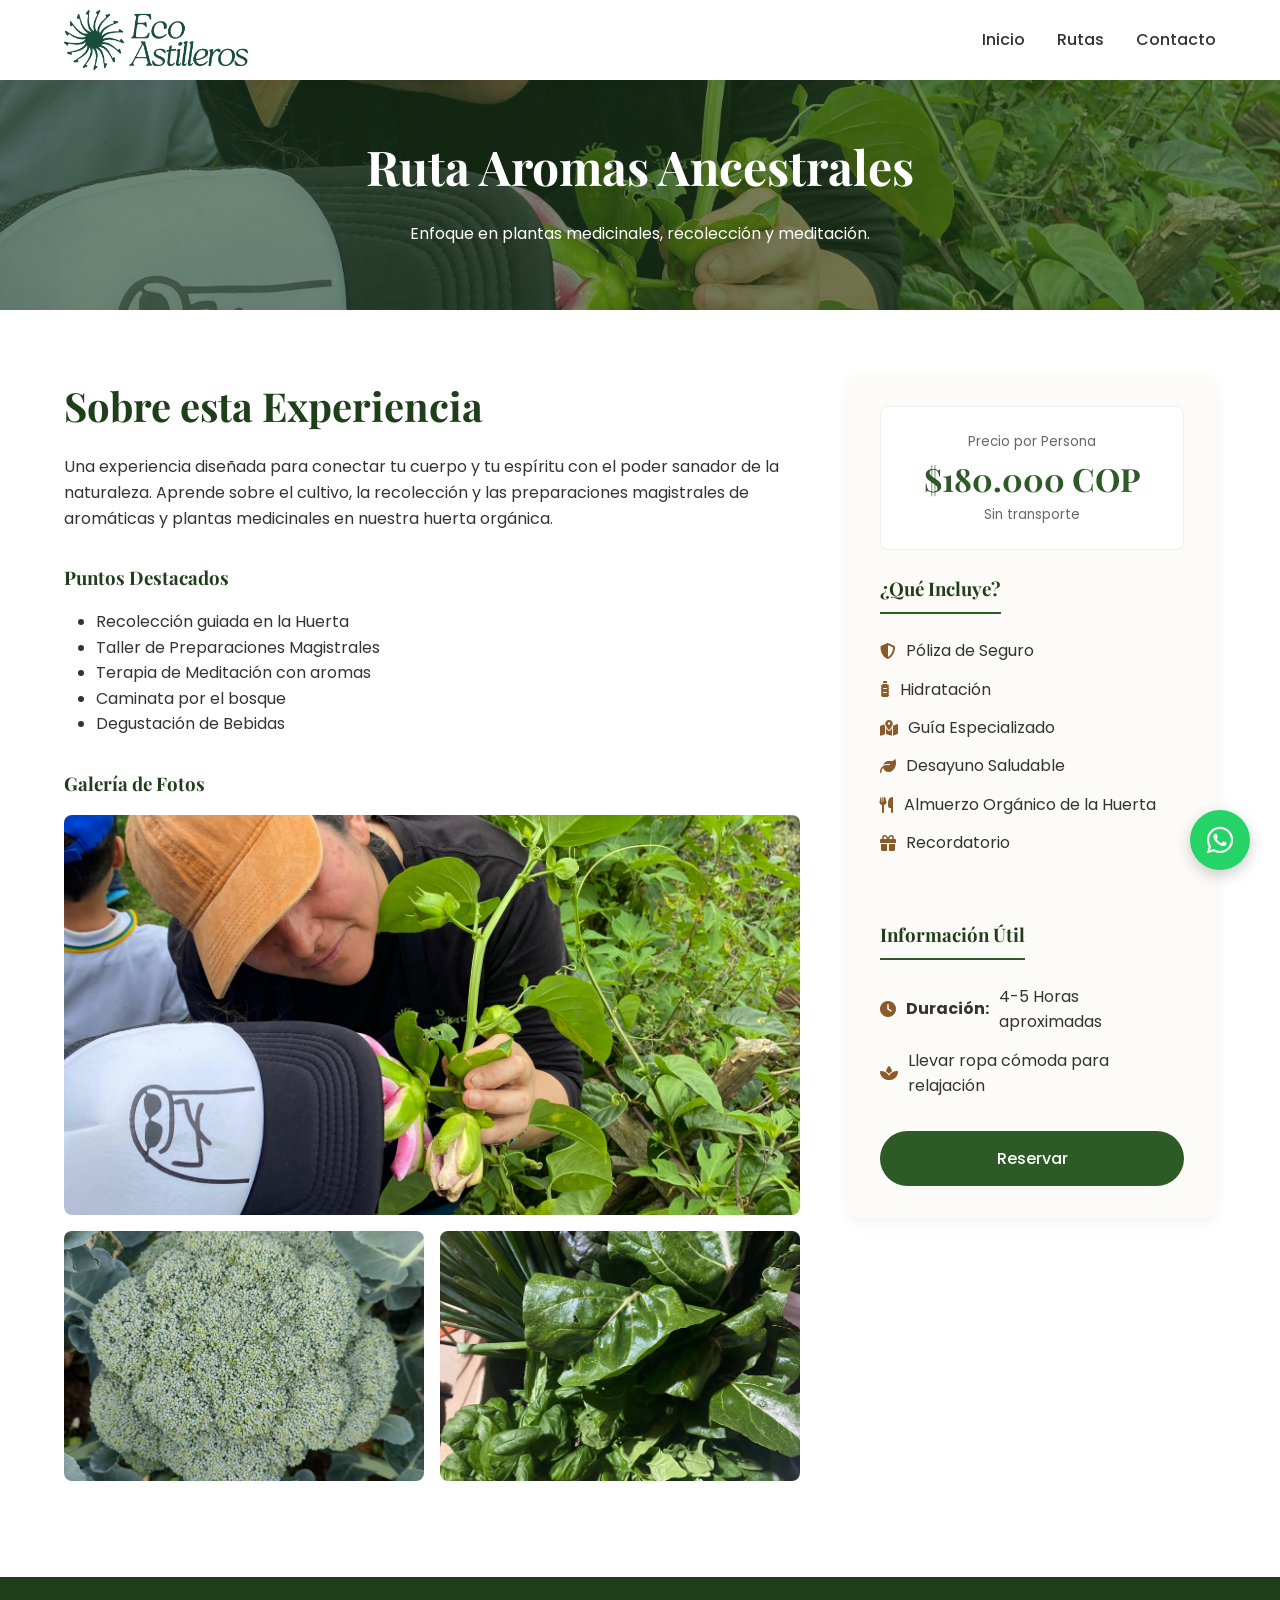
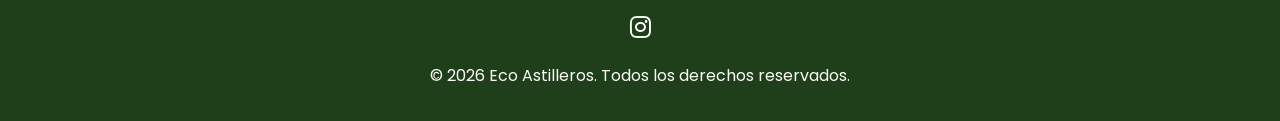
<file: rutas/ruta-aromas.html>
<!DOCTYPE html>
<html lang="es">

<head>
    <meta charset="UTF-8">
    <meta name="viewport" content="width=device-width, initial-scale=1.0">
    <title>Ruta Aromas Ancestrales | Eco Astilleros</title>
    <link rel="icon" type="image/png" href="../resources/logopagina.png">
    <link rel="stylesheet" href="../css/styles.css">
    <link
        href="https://fonts.googleapis.com/css2?family=Playfair+Display:wght@400;700&family=Poppins:wght@300;400;500;600&display=swap"
        rel="stylesheet">
    <link rel="stylesheet" href="https://cdnjs.cloudflare.com/ajax/libs/font-awesome/6.4.0/css/all.min.css">
</head>

<body>

    <!-- Header Navigation -->
    <header class="navbar">
        <div class="container nav-container">
            <a href="../index.html" class="logo">
                <img src="../resources/LogoTexto.png" alt="Eco Astilleros" class="logo-img">
            </a>
            <nav class="nav-menu" id="nav-menu">
                <ul>
                    <li><a href="../index.html" class="nav-link">Inicio</a></li>
                    <li><a href="../index.html#rutas" class="nav-link">Rutas</a></li>
                    <li><a href="../index.html#contacto" class="nav-link">Contacto</a></li>
                </ul>
            </nav>
        </div>
    </header>

    <!-- Subpage Hero -->
    <section class="subpage-header"
        style="background: url('../resources/aromasPlanta.jpeg') center/cover; position: relative;">
        <!-- EDIT: Cambia la imagen de fondo arriba en la URL de background -->
        <div
            style="position: absolute; top:0; left:0; width:100%; height:100%; background:rgba(31,63,27,0.6); z-index:0;">
        </div>
        <div class="container" style="position: relative; z-index:1;">
            <!-- EDIT: Título de la Ruta -->
            <h1>Ruta Aromas Ancestrales</h1>
            <p>Enfoque en plantas medicinales, recolección y meditación.</p>
        </div>
    </section>

    <!-- Main Content -->
    <div class="container">
        <div class="route-content-grid">

            <div class="route-details">
                <!-- EDIT: Descripción General de la Ruta -->
                <h2 class="section-title">Sobre esta Experiencia</h2>
                <p>Una experiencia diseñada para conectar tu cuerpo y tu espíritu con el poder sanador de la naturaleza.
                    Aprende sobre el cultivo, la recolección y las preparaciones magistrales de aromáticas y plantas
                    medicinales en nuestra huerta orgánica.</p>

                <h3 class="mt-2" style="margin-bottom: 1rem;">Puntos Destacados</h3>
                <ul style="list-style: disc; margin-left: 2rem; margin-bottom: 2rem;">
                    <li>Recolección guiada en la Huerta</li>
                    <li>Taller de Preparaciones Magistrales</li>
                    <li>Terapia de Meditación con aromas</li>
                    <li>Caminata por el bosque</li>
                    <li>Degustación de Bebidas</li>
                </ul>

                <h3 class="mt-2" style="margin-bottom: 1rem;">Galería de Fotos</h3>
                <!-- EDIT: Imágenes de la Galería -->
                <div class="route-gallery">
                    <img src="../resources/aromasPlanta.jpeg" class="main-img" alt="Hierbas">
                    <img src="../resources\brocoli.png" alt="Botica Natural">
                    <img src="../resources\lechguas.jpeg" alt="Té">
                </div>
            </div>

            <!-- Sidebar Info -->
            <aside class="route-sidebar">
                <div class="price-box">
                    <small>Precio por Persona</small>
                    <!-- EDIT: Precio de la Ruta -->
                    <div class="amount">$180.000 COP</div>
                    <small>Sin transporte</small>
                </div>

                <h3>¿Qué Incluye?</h3>
                <ul class="inclusion-list">
                    <li><i class="fa-solid fa-shield-halved"></i> Póliza de Seguro</li>
                    <li><i class="fa-solid fa-bottle-water"></i> Hidratación</li>
                    <li><i class="fa-solid fa-map-location-dot"></i> Guía Especializado</li>
                    <li><i class="fa-solid fa-leaf"></i> Desayuno Saludable</li>
                    <li><i class="fa-solid fa-utensils"></i> Almuerzo Orgánico de la Huerta</li>
                    <li><i class="fa-solid fa-gift"></i> Recordatorio</li>
                </ul>

                <h3 class="mt-2">Información Útil</h3>
                <ul class="inclusion-list">
                    <li><i class="fa-solid fa-clock"></i> <strong>Duración:</strong>4-5 Horas aproximadas</li>
                    <li><i class="fa-solid fa-spa"></i> Llevar ropa cómoda para relajación</li>
                </ul>

                <a href="https://wa.me/573007307269?text=Hola,%20deseo%20reservar%20la%20Ruta%20Aromas%20Ancestrales."
                    target="_blank" class="btn btn-primary btn-block mt-2">Reservar</a>
            </aside>

        </div>
    </div>

    <!-- Floating WhatsApp Button -->
    <a href="https://wa.me/573007307269" class="whatsapp-float" target="_blank" rel="noopener noreferrer">
        <i class="fa-brands fa-whatsapp"></i>
    </a>

    <footer class="footer" style="padding: 2rem 0; text-align: center;">
        <div class="container">
            <div class="social-links" style="margin-bottom: 1rem;">
                <a href="https://www.instagram.com/ecoastilleros/" target="_blank"
                    style="color: white; font-size: 1.5rem; margin: 0 0.5rem; transition: transform 0.3s;"
                    rel="noopener noreferrer">
                    <i class="fa-brands fa-instagram"></i>
                </a>
            </div>
            <p>&copy; 2026 Eco Astilleros. Todos los derechos reservados.</p>
        </div>
    </footer>
</body>

</html>
</file>
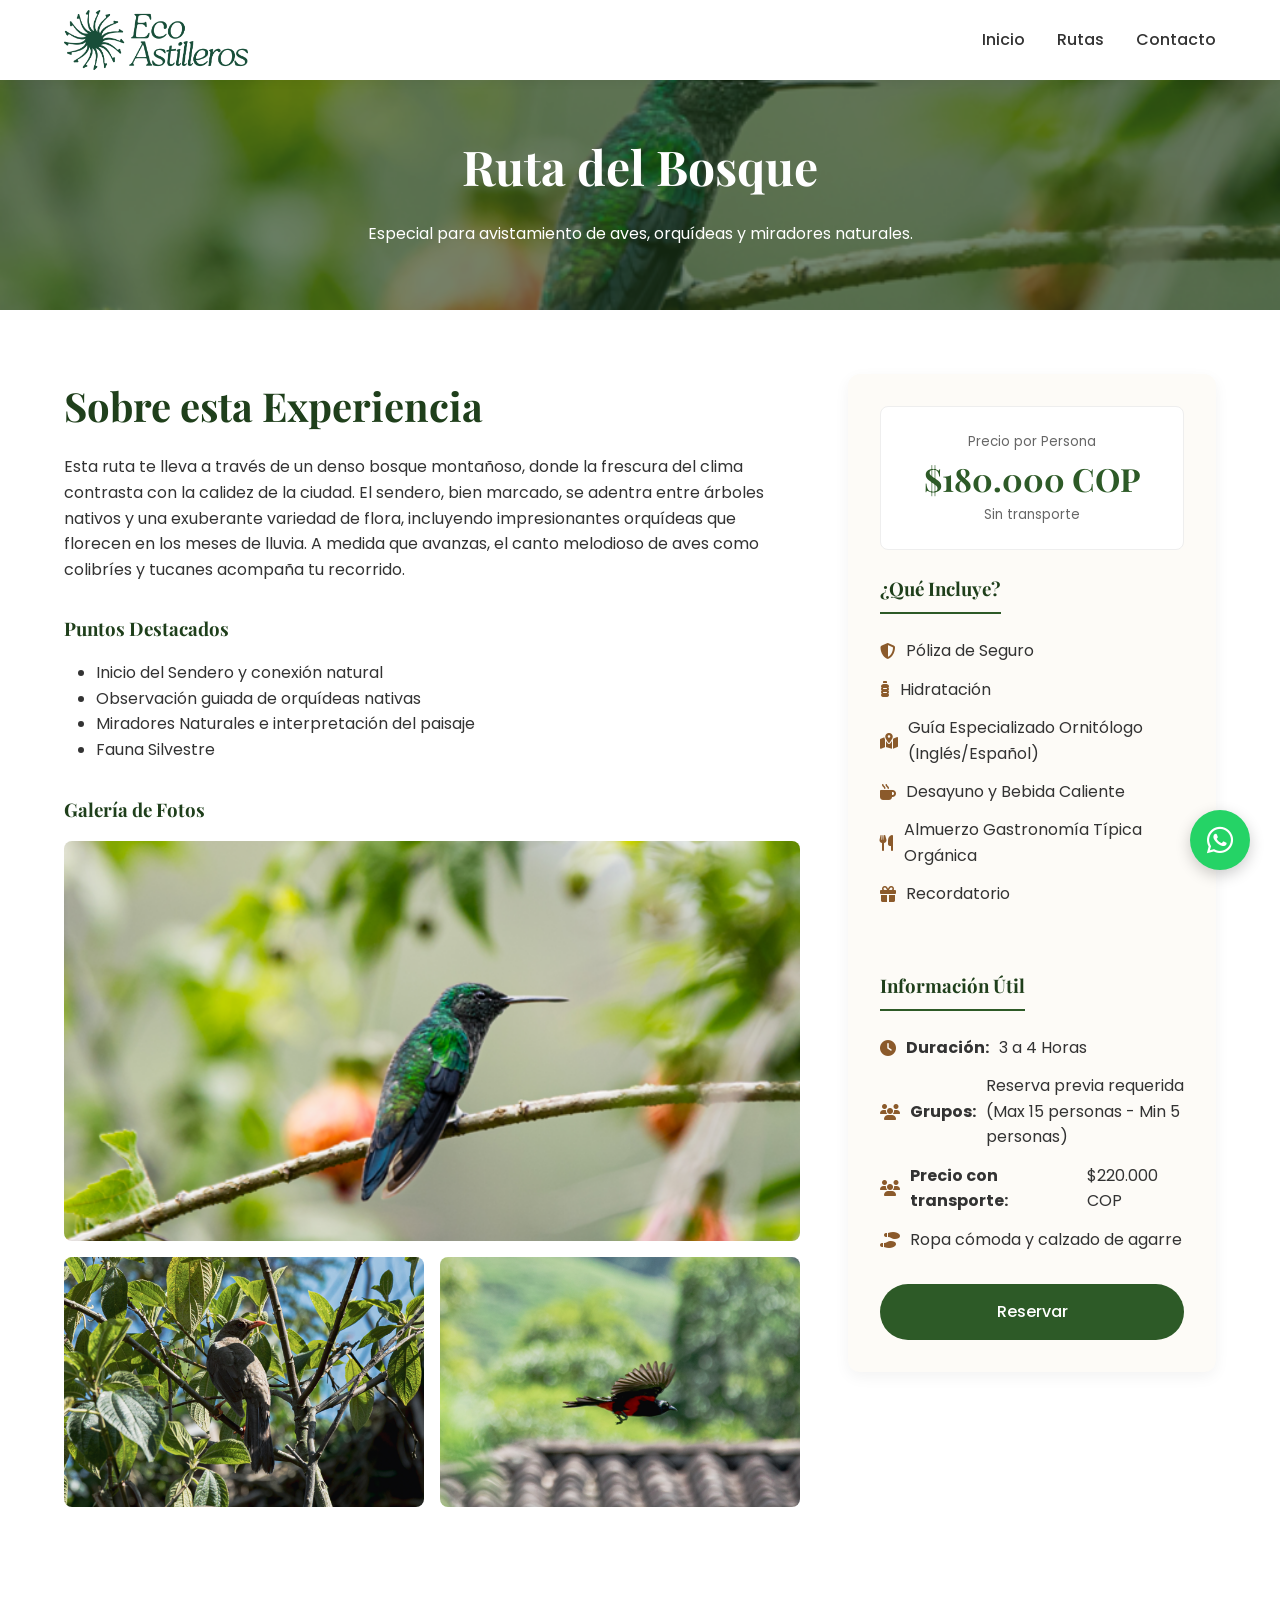
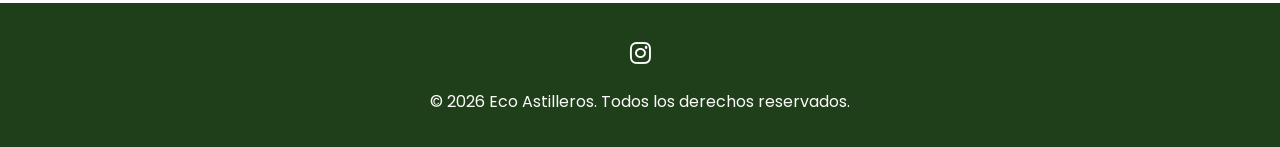
<file: rutas/ruta-bosque.html>
<!DOCTYPE html>
<html lang="es">

<head>
    <meta charset="UTF-8">
    <meta name="viewport" content="width=device-width, initial-scale=1.0">
    <title>Ruta del Bosque - Avistamiento de aves | Eco Astilleros</title>
    <link rel="icon" type="image/png" href="../resources/logopagina.png">
    <!-- CSS is assumed to be one level up -->
    <link rel="stylesheet" href="../css/styles.css">
    <link
        href="https://fonts.googleapis.com/css2?family=Playfair+Display:wght@400;700&family=Poppins:wght@300;400;500;600&display=swap"
        rel="stylesheet">
    <link rel="stylesheet" href="https://cdnjs.cloudflare.com/ajax/libs/font-awesome/6.4.0/css/all.min.css">
</head>

<body>

    <!-- Header Navigation -->
    <header class="navbar">
        <div class="container nav-container">
            <a href="../index.html" class="logo">
                <img src="../resources/LogoTexto.png" alt="Eco Astilleros" class="logo-img">
            </a>
            <nav class="nav-menu" id="nav-menu">
                <ul>
                    <li><a href="../index.html" class="nav-link">Inicio</a></li>
                    <li><a href="../index.html#rutas" class="nav-link">Rutas</a></li>
                    <li><a href="../index.html#contacto" class="nav-link">Contacto</a></li>
                </ul>
            </nav>
        </div>
    </header>

    <!-- Subpage Hero -->
    <section class="subpage-header"
        style="background: url('../resources/rutadelbosqueportada.png') center/cover; position: relative;">
        <!-- EDIT: Cambia la imagen de fondo arriba en la URL de background -->
        <div
            style="position: absolute; top:0; left:0; width:100%; height:100%; background:rgba(31,63,27,0.6); z-index:0;">
        </div>
        <div class="container" style="position: relative; z-index:1;">
            <!-- EDIT: Título de la Ruta -->
            <h1>Ruta del Bosque</h1>
            <p>Especial para avistamiento de aves, orquídeas y miradores naturales.</p>
        </div>
    </section>

    <!-- Main Content -->
    <div class="container">
        <div class="route-content-grid">

            <div class="route-details">
                <!-- EDIT: Descripción General de la Ruta -->
                <h2 class="section-title">Sobre esta Experiencia</h2>
                <p>Esta ruta te lleva a través de un denso bosque montañoso, donde la frescura del
                    clima contrasta con la calidez de la ciudad. El sendero, bien marcado, se adentra entre árboles
                    nativos y una exuberante variedad de flora, incluyendo impresionantes orquídeas que florecen
                    en los meses de lluvia. A medida que avanzas, el canto melodioso de aves como colibríes y
                    tucanes acompaña tu recorrido.</p>

                <h3 class="mt-2" style="margin-bottom: 1rem;">Puntos Destacados</h3>
                <ul style="list-style: disc; margin-left: 2rem; margin-bottom: 2rem;">
                    <li>Inicio del Sendero y conexión natural</li>
                    <li>Observación guiada de orquídeas nativas</li>
                    <li>Miradores Naturales e interpretación del paisaje</li>
                    <li>Fauna Silvestre</li>
                </ul>

                <h3 class="mt-2" style="margin-bottom: 1rem;">Galería de Fotos</h3>
                <!-- EDIT: Imágenes de la Galería -->
                <div class="route-gallery">
                    <img src="../resources/rutadelbosqueportada.png" class="main-img" alt="Pájaro nativo">
                    <img src="../resources/pajaro2.png" alt="Orquídeas">
                    <img src="../resources/pajaro3.png" alt="Bosque">
                </div>
            </div>

            <!-- Sidebar Info -->
            <aside class="route-sidebar">
                <div class="price-box">
                    <small>Precio por Persona</small>
                    <!-- EDIT: Precio de la Ruta -->
                    <div class="amount">$180.000 COP</div>
                    <small>Sin transporte</small>
                </div>

                <h3>¿Qué Incluye?</h3>
                <ul class="inclusion-list">
                    <li><i class="fa-solid fa-shield-halved"></i> Póliza de Seguro</li>
                    <li><i class="fa-solid fa-bottle-water"></i> Hidratación</li>
                    <li><i class="fa-solid fa-map-location-dot"></i> Guía Especializado Ornitólogo (Inglés/Español)</li>
                    <li><i class="fa-solid fa-mug-hot"></i> Desayuno y Bebida Caliente</li>
                    <li><i class="fa-solid fa-utensils"></i> Almuerzo Gastronomía Típica Orgánica</li>
                    <li><i class="fa-solid fa-gift"></i> Recordatorio</li>
                </ul>

                <h3 class="mt-2">Información Útil</h3>
                <ul class="inclusion-list">
                    <li><i class="fa-solid fa-clock"></i> <strong>Duración:</strong> 3 a 4 Horas</li>
                    <li><i class="fa-solid fa-users"></i> <strong>Grupos:</strong> Reserva previa requerida (Max 15
                        personas - Min 5 personas)</li>
                    <li><i class="fa-solid fa-users"></i> <strong>Precio con transporte:</strong> $220.000 COP</li>
                    <li><i class="fa-solid fa-shoe-prints"></i> Ropa cómoda y calzado de agarre</li>
                </ul>

                <a href="https://wa.me/573007307269?text=Hola,%20deseo%20reservar%20la%20Ruta%20del%20Bosque."
                    target="_blank" class="btn btn-primary btn-block mt-2">Reservar</a>
            </aside>

        </div>
    </div>

    <!-- Floating WhatsApp Button -->
    <a href="https://wa.me/573007307269" class="whatsapp-float" target="_blank" rel="noopener noreferrer">
        <i class="fa-brands fa-whatsapp"></i>
    </a>

    <!-- Footer Simplified -->
    <footer class="footer" style="padding: 2rem 0; text-align: center;">
        <div class="container">
            <div class="social-links" style="margin-bottom: 1rem;">
                <a href="https://www.instagram.com/ecoastilleros/" target="_blank"
                    style="color: white; font-size: 1.5rem; margin: 0 0.5rem; transition: transform 0.3s;"
                    rel="noopener noreferrer">
                    <i class="fa-brands fa-instagram"></i>
                </a>
            </div>
            <p>&copy; 2026 Eco Astilleros. Todos los derechos reservados.</p>
        </div>
    </footer>
</body>

</html>
</file>
<file: css/styles.css>
:root {
    --color-primary: #2d5a27;
    /* Verde bosque */
    --color-primary-dark: #1f3f1b;
    --color-primary-light: #eaf3ea;
    /* Verde muy claro para fondos */
    --color-secondary: #8b5a2b;
    /* Tierra */
    --color-secondary-light: #a67c52;
    --color-secondary-pale: #f2ede7;
    /* Tono tierra súper claro para variar fondos */
    --color-bg-light: #fdfbf7;
    /* Blanco crema */
    --color-text: #333333;
    --color-text-muted: #666666;
    --color-white: #ffffff;
    --transition-speed: 0.3s;
}

/* Reset Basis */
* {
    margin: 0;
    padding: 0;
    box-sizing: border-box;
    scroll-behavior: smooth;
}

body {
    font-family: 'Poppins', sans-serif;
    background-color: var(--color-white);
    color: var(--color-text);
    line-height: 1.6;
}

h1,
h2,
h3,
h4,
h5,
h6 {
    font-family: 'Playfair Display', serif;
    color: var(--color-primary-dark);
}

a {
    text-decoration: none;
    color: inherit;
    transition: color var(--transition-speed);
}

.container {
    width: 90%;
    max-width: 1200px;
    margin: 0 auto;
}

/* Utilities */
.text-center {
    text-align: center;
}

.bg-light {
    background-color: var(--color-bg-light);
}

.bg-primary-light {
    background-color: var(--color-primary-light);
}

.bg-secondary-pale {
    background-color: var(--color-secondary-pale);
}

/* Animations */
.fade-up {
    opacity: 0;
    transform: translateY(40px);
    transition: opacity 0.8s ease-out, transform 0.8s ease-out;
}

.fade-up.visible {
    opacity: 1;
    transform: translateY(0);
}

.mt-2 {
    margin-top: 2rem;
}

.section {
    padding: 5rem 0;
}

.section-title {
    font-size: 2.5rem;
    margin-bottom: 1rem;
    position: relative;
    display: inline-block;
}

.section-subtitle {
    font-size: 1.1rem;
    color: var(--color-text-muted);
    margin-bottom: 3rem;
}

/* Buttons */
.btn {
    display: inline-block;
    padding: 0.8rem 2rem;
    border-radius: 50px;
    font-weight: 500;
    text-align: center;
    cursor: pointer;
    transition: all var(--transition-speed);
    border: 2px solid transparent;
}

.btn-primary {
    background-color: var(--color-primary);
    color: var(--color-white);
}

.btn-primary:hover {
    background-color: var(--color-primary-dark);
    transform: translateY(-2px);
    box-shadow: 0 4px 10px rgba(45, 90, 39, 0.3);
}

.btn-outline {
    background-color: transparent;
    border-color: var(--color-primary);
    color: var(--color-primary);
}

.btn-outline:hover {
    background-color: var(--color-primary);
    color: var(--color-white);
}

.btn-block {
    display: block;
    width: 100%;
}

/* Navbar */
.navbar {
    position: fixed;
    top: 0;
    width: 100%;
    background-color: var(--color-white);
    box-shadow: 0 2px 10px rgba(0, 0, 0, 0.05);
    z-index: 1000;
    transition: background-color var(--transition-speed);
}

.nav-container {
    display: flex;
    justify-content: space-between;
    align-items: center;
    height: 80px;
}

.logo {
    display: flex;
    align-items: center;
}

.logo-img {
    height: 60px;
    width: auto;
    object-fit: contain;
}

.nav-menu ul {
    display: flex;
    list-style: none;
    gap: 2rem;
}

.nav-link {
    font-weight: 500;
    color: var(--color-text);
}

.nav-link:hover {
    color: var(--color-primary);
}

/* Hamburger */
.hamburger {
    display: none;
    cursor: pointer;
    flex-direction: column;
    gap: 5px;
}

.hamburger .bar {
    width: 25px;
    height: 3px;
    background-color: var(--color-primary-dark);
    transition: all 0.3s;
}

/* Hero Section */
.hero {
    height: 100vh;
    background: url('../resources/fincaperonamica.png') no-repeat center center/cover;
    position: relative;
    display: flex;
    align-items: center;
    justify-content: center;
    text-align: center;
    margin-top: 80px;
    /* offset for navbar */
    height: calc(100vh - 80px);
}

.hero-overlay {
    position: absolute;
    top: 0;
    left: 0;
    width: 100%;
    height: 100%;
    background: rgba(31, 63, 27, 0.4);
}

.hero-content {
    position: relative;
    z-index: 2;
    color: var(--color-white);
    max-width: 800px;
}

.hero-content h1 {
    color: var(--color-white);
    font-size: 3.5rem;
    margin-bottom: 1rem;
    line-height: 1.2;
}

.hero-content p {
    font-size: 1.2rem;
    margin-bottom: 2rem;
}

/* Finca Section */
.about-container {
    display: flex;
    align-items: center;
    gap: 3rem;
}

.about-text {
    flex: 1;
}

.about-text p {
    margin-bottom: 1rem;
}

.features-list {
    list-style: none;
    margin-top: 1.5rem;
}

.features-list li {
    margin-bottom: 0.8rem;
    display: flex;
    align-items: center;
    gap: 10px;
    font-weight: 500;
}

.features-list i {
    color: var(--color-secondary);
    font-size: 1.2rem;
}

.about-image {
    flex: 1;
}

.about-image img {
    width: 100%;
    border-radius: 12px;
    box-shadow: 0 10px 20px rgba(0, 0, 0, 0.1);
}

/* Restaurante Section */
.restaurante-content {
    display: flex;
    align-items: center;
    gap: 3rem;
}

.restaurante-image {
    flex: 1;
}

.carousel-container {
    overflow: hidden;
    border-radius: 12px;
    box-shadow: 0 10px 20px rgba(0, 0, 0, 0.1);
}

.carousel-track {
    display: flex;
    transition: transform 0.5s ease-in-out;
}

.carousel-track img {
    width: 100%;
    flex-shrink: 0;
    object-fit: cover;
    aspect-ratio: 4 / 3;
}

.restaurante-info {
    flex: 1;
}

.food-highlights {
    display: flex;
    flex-direction: column;
    gap: 1.5rem;
    margin: 2rem 0;
}

.highlight {
    display: flex;
    flex-direction: column;
}

.highlight i {
    color: var(--color-secondary);
    font-size: 1.5rem;
    margin-bottom: 0.5rem;
}

.restaurante-actions {
    display: flex;
    gap: 1rem;
}

/* Rutas Section */
.rutas-grid {
    display: grid;
    grid-template-columns: repeat(auto-fit, minmax(300px, 1fr));
    gap: 2rem;
}

.ruta-card {
    background: var(--color-white);
    border-radius: 12px;
    overflow: hidden;
    box-shadow: 0 5px 15px rgba(0, 0, 0, 0.05);
    transition: transform var(--transition-speed), box-shadow var(--transition-speed);
}

/* Variar el fondo de las tarjetas para que no sean iguales */
.ruta-card:nth-child(even) {
    background: var(--color-bg-light);
}

.ruta-card:nth-child(3n) {
    background: var(--color-primary-light);
}

.ruta-card:hover {
    transform: translateY(-8px);
    box-shadow: 0 15px 30px rgba(45, 90, 39, 0.15);
}

.ruta-img {
    width: 100%;
    height: 200px;
    object-fit: cover;
}

.ruta-body {
    padding: 1.5rem;
}

.ruta-desc {
    color: var(--color-text-muted);
    font-size: 0.95rem;
    margin: 0.5rem 0 1rem;
    min-height: 45px;
}

.ruta-price {
    font-weight: 600;
    color: var(--color-primary);
    font-size: 1.1rem;
    margin-bottom: 1.5rem;
}

/* Hospedaje Banner */
.hospedaje-banner {
    background: url('../resources/hospedaje-banner.jpg') no-repeat center center/cover;
    border-radius: 15px;
    position: relative;
    overflow: hidden;
    padding: 4rem 2rem;
    color: var(--color-white);
}

.hospedaje-banner::before {
    content: '';
    position: absolute;
    top: 0;
    left: 0;
    right: 0;
    bottom: 0;
    background: rgba(45, 90, 39, 0.7);
}

.hospedaje-text {
    position: relative;
    z-index: 1;
    max-width: 600px;
    margin: 0 auto;
}

.hospedaje-text h3 {
    color: var(--color-white);
    font-size: 2rem;
    margin-bottom: 1rem;
}

.price-badge {
    background: var(--color-secondary);
    display: inline-block;
    padding: 0.5rem 1.5rem;
    border-radius: 5px;
    font-size: 1.2rem;
    margin: 1.5rem 0;
}

/* Footer */
.footer {
    background-color: var(--color-primary-dark);
    color: var(--color-bg-light);
    padding: 4rem 0 2rem;
}

.footer-content {
    display: grid;
    grid-template-columns: repeat(auto-fit, minmax(250px, 1fr));
    gap: 3rem;
    margin-bottom: 3rem;
}

.footer-col h4 {
    color: var(--color-white);
    margin-bottom: 1.5rem;
    font-size: 1.2rem;
}

.logo-footer {
    font-family: 'Playfair Display', serif;
    font-size: 1.5rem;
    font-weight: 700;
    color: var(--color-white);
    display: block;
    margin-bottom: 1rem;
}

.contact-info {
    list-style: none;
}

.contact-info li {
    margin-bottom: 1rem;
    display: flex;
    gap: 10px;
}

.contact-info i {
    color: var(--color-secondary-light);
    margin-top: 5px;
}

.quick-links {
    list-style: none;
}

.quick-links li {
    margin-bottom: 0.8rem;
}

.quick-links a:hover {
    color: var(--color-secondary-light);
}

.footer-bottom {
    text-align: center;
    padding-top: 2rem;
    border-top: 1px solid rgba(255, 255, 255, 0.1);
    font-size: 0.9rem;
    color: rgba(255, 255, 255, 0.7);
}

/* Floating WhatsApp */
.whatsapp-float {
    position: fixed;
    bottom: 30px;
    right: 30px;
    background-color: #25d366;
    color: white;
    width: 60px;
    height: 60px;
    border-radius: 50%;
    display: flex;
    justify-content: center;
    align-items: center;
    font-size: 30px;
    box-shadow: 0 5px 15px rgba(0, 0, 0, 0.2);
    z-index: 100;
    transition: transform 0.3s;
}

.whatsapp-float:hover {
    transform: scale(1.1);
}

/* Responsive */
@media (max-width: 768px) {
    .nav-menu {
        position: fixed;
        left: -100%;
        top: 80px;
        flex-direction: column;
        background-color: var(--color-white);
        width: 100%;
        text-align: center;
        transition: 0.3s;
        box-shadow: 0 10px 10px rgba(0, 0, 0, 0.05);
    }

    .nav-menu.active {
        left: 0;
    }

    .nav-menu ul {
        flex-direction: column;
        padding: 2rem 0;
    }

    .hamburger {
        display: flex;
    }

    .hero-content h1 {
        font-size: 2.5rem;
    }

    .about-container,
    .restaurante-content {
        flex-direction: column;
    }

    .restaurante-image {
        order: -1;
    }

    .restaurante-actions {
        flex-direction: column;
    }

    .rutas-grid {
        grid-template-columns: 1fr;
    }
}

/* ----------- Subpages Design ----------- */
.subpage-header {
    background-color: var(--color-primary-dark);
    color: var(--color-white);
    padding: 8rem 0 4rem;
    text-align: center;
}

.subpage-header h1 {
    color: var(--color-white);
    font-size: 3rem;
    margin-bottom: 1rem;
}

.route-content-grid {
    display: grid;
    grid-template-columns: 2fr 1fr;
    gap: 3rem;
    margin: 4rem 0;
}

.route-gallery {
    display: grid;
    grid-template-columns: 1fr 1fr;
    gap: 1rem;
    margin-bottom: 2rem;
}

.route-gallery img {
    width: 100%;
    height: 250px;
    object-fit: cover;
    border-radius: 8px;
}

.route-gallery img.main-img {
    grid-column: 1 / -1;
    height: 400px;
}

.route-sidebar {
    background-color: var(--color-bg-light);
    padding: 2rem;
    border-radius: 12px;
    box-shadow: 0 5px 15px rgba(0, 0, 0, 0.05);
    height: fit-content;
}

.route-sidebar h3 {
    margin-bottom: 1.5rem;
    border-bottom: 2px solid var(--color-primary);
    padding-bottom: 0.5rem;
    display: inline-block;
}

.inclusion-list {
    list-style: none;
    margin-bottom: 2rem;
}

.inclusion-list li {
    margin-bottom: 0.8rem;
    display: flex;
    align-items: center;
    gap: 10px;
}

.inclusion-list i {
    color: var(--color-secondary);
}

.price-box {
    text-align: center;
    padding: 1.5rem;
    background-color: var(--color-white);
    border-radius: 8px;
    margin-bottom: 1.5rem;
    border: 1px solid #eee;
}

.price-box .amount {
    font-size: 2rem;
    font-weight: 700;
    color: var(--color-primary);
    font-family: 'Playfair Display', serif;
}

.price-box small {
    display: block;
    color: var(--color-text-muted);
}

@media (max-width: 992px) {
    .route-content-grid {
        grid-template-columns: 1fr;
    }
}
</file>
